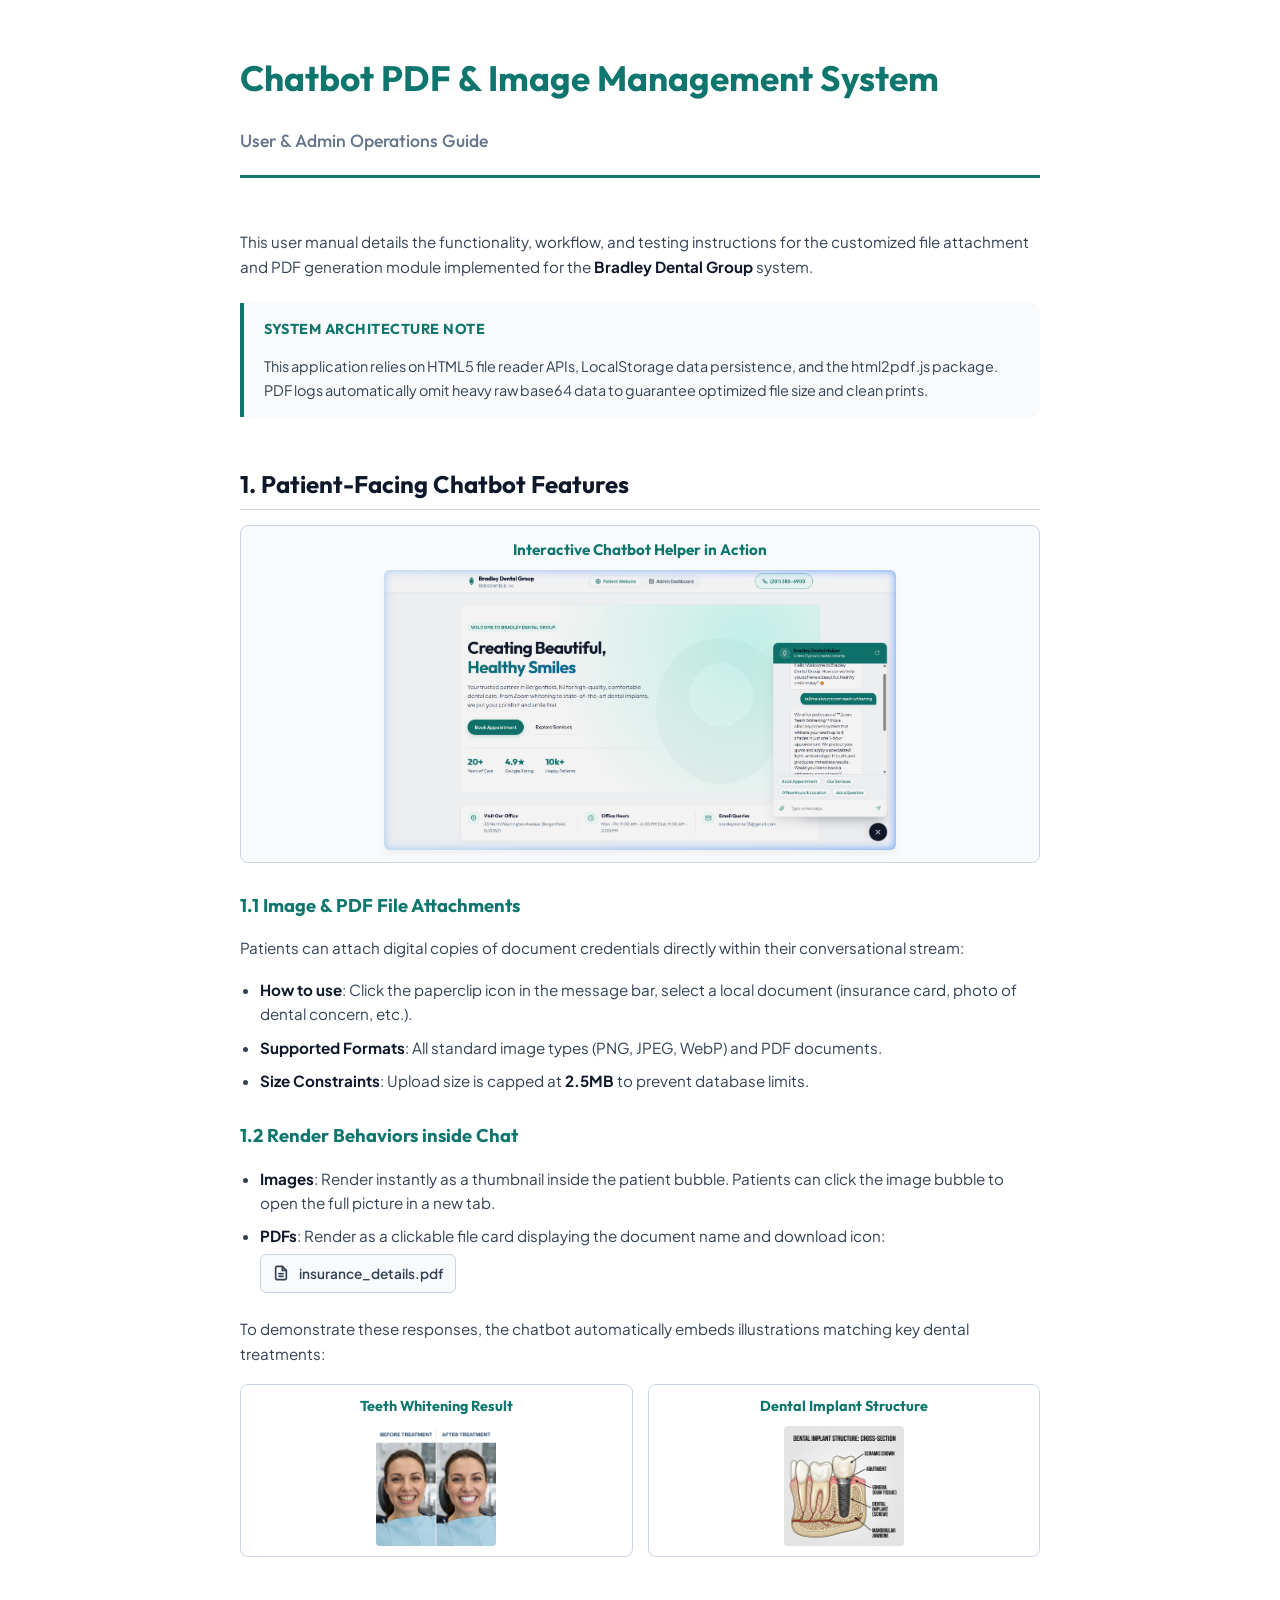
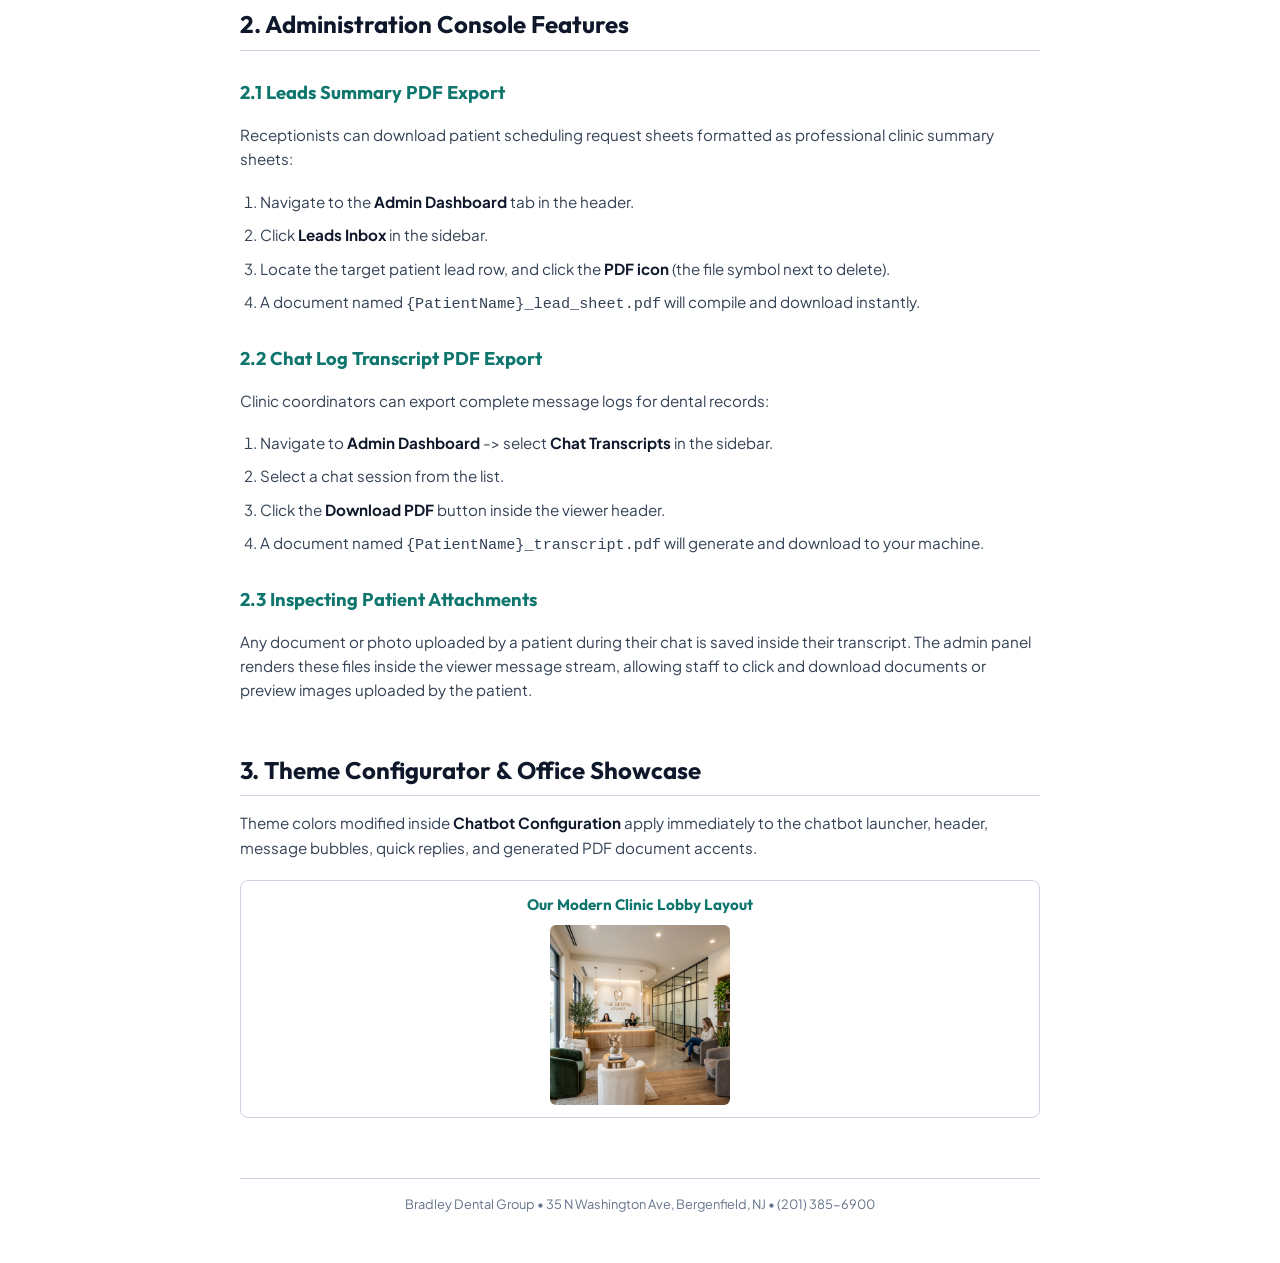
<file: user_guide.html>
<!DOCTYPE html>
<html lang="en">
<head>
  <meta charset="UTF-8">
  <meta name="viewport" content="width=device-width, initial-scale=1.0">
  <title>User Guide: Chatbot PDF & Image Management System</title>
  <link rel="preconnect" href="https://fonts.googleapis.com">
  <link rel="preconnect" href="https://fonts.gstatic.com" crossorigin>
  <link href="https://fonts.googleapis.com/css2?family=Outfit:wght@400;600;700;800&family=Plus+Jakarta+Sans:wght@400;500;600;700&display=swap" rel="stylesheet">
  <style>
    :root {
      --primary-color: #0f766e;
      --primary-light: #f0fdfa;
      --text-dark: #0f172a;
      --text-medium: #334155;
      --text-light: #64748b;
      --border-color: #cbd5e1;
      --bg-light: #f8fafc;
    }

    body {
      font-family: 'Plus Jakarta Sans', sans-serif;
      color: var(--text-medium);
      line-height: 1.6;
      padding: 50px;
      max-width: 800px;
      margin: 0 auto;
      background-color: #ffffff;
    }

    h1, h2, h3, h4 {
      font-family: 'Outfit', sans-serif;
      color: var(--text-dark);
      font-weight: 700;
      margin-top: 1.5em;
      margin-bottom: 0.5em;
    }

    h1 {
      font-size: 2.2rem;
      color: var(--primary-color);
      border-bottom: 3px solid var(--primary-color);
      padding-bottom: 12px;
      margin-top: 0;
      margin-bottom: 1.5em;
    }

    h2 {
      font-size: 1.5rem;
      border-bottom: 1.5px solid var(--border-color);
      padding-bottom: 6px;
      margin-top: 2em;
    }

    h3 {
      font-size: 1.15rem;
      color: var(--primary-color);
    }

    p {
      margin-bottom: 1.2em;
      font-size: 0.95rem;
    }

    ul, ol {
      margin-bottom: 1.5em;
      padding-left: 20px;
    }

    li {
      margin-bottom: 0.6em;
      font-size: 0.95rem;
    }

    strong {
      color: var(--text-dark);
    }

    .badge {
      display: inline-block;
      background-color: var(--primary-light);
      color: var(--primary-color);
      font-weight: 700;
      font-size: 0.75rem;
      padding: 3px 8px;
      border-radius: 4px;
      text-transform: uppercase;
      letter-spacing: 0.5px;
    }

    .alert {
      background-color: var(--bg-light);
      border-left: 4px solid var(--primary-color);
      padding: 15px 20px;
      border-radius: 0 8px 8px 0;
      margin: 1.5em 0;
    }

    .alert-title {
      font-family: 'Outfit', sans-serif;
      font-weight: 700;
      color: var(--primary-color);
      margin-bottom: 6px;
      font-size: 0.9rem;
      text-transform: uppercase;
      letter-spacing: 0.5px;
    }

    .alert p {
      margin-bottom: 0;
      font-size: 0.9rem;
    }

    .doc-preview {
      display: inline-flex;
      align-items: center;
      gap: 10px;
      padding: 8px 12px;
      background: var(--bg-light);
      border: 1px solid var(--border-color);
      border-radius: 6px;
      font-size: 0.85rem;
      font-weight: 600;
      margin-top: 5px;
    }

    /* Print styles */
    @media print {
      body {
        padding: 20px;
      }
      .no-print {
        display: none;
      }
      .page-break {
        page-break-before: always;
      }
    }
  </style>
</head>
<body>

  <h1>Chatbot PDF & Image Management System<br><span style="font-size: 1.1rem; color: var(--text-light); font-weight: 500;">User & Admin Operations Guide</span></h1>

  <p>This user manual details the functionality, workflow, and testing instructions for the customized file attachment and PDF generation module implemented for the <strong>Bradley Dental Group</strong> system.</p>

  <div class="alert">
    <div class="alert-title">System Architecture Note</div>
    <p>This application relies on HTML5 file reader APIs, LocalStorage data persistence, and the html2pdf.js package. PDF logs automatically omit heavy raw base64 data to guarantee optimized file size and clean prints.</p>
  </div>

  <h2>1. Patient-Facing Chatbot Features</h2>
  
  <div style="text-align: center; margin-top: 15px; margin-bottom: 25px; border: 1px solid var(--border-color); padding: 12px; border-radius: 8px; background: var(--bg-light);">
    <h4 style="margin-top: 0; font-size: 0.95rem; color: var(--primary-color); margin-bottom: 8px; font-family: Outfit, sans-serif;">Interactive Chatbot Helper in Action</h4>
    <img src="assets/chat_in_use.png" style="max-width: 100%; max-height: 280px; border-radius: 6px; display: block; margin: 0 auto; box-shadow: 0 4px 8px rgba(0,0,0,0.05);" alt="Chatbot Interface Usage">
  </div>

  <h3>1.1 Image & PDF File Attachments</h3>
  <p>Patients can attach digital copies of document credentials directly within their conversational stream:</p>
  <ul>
    <li><strong>How to use</strong>: Click the paperclip icon in the message bar, select a local document (insurance card, photo of dental concern, etc.).</li>
    <li><strong>Supported Formats</strong>: All standard image types (PNG, JPEG, WebP) and PDF documents.</li>
    <li><strong>Size Constraints</strong>: Upload size is capped at <strong>2.5MB</strong> to prevent database limits.</li>
  </ul>

  <h3>1.2 Render Behaviors inside Chat</h3>
  <ul>
    <li><strong>Images</strong>: Render instantly as a thumbnail inside the patient bubble. Patients can click the image bubble to open the full picture in a new tab.</li>
    <li><strong>PDFs</strong>: Render as a clickable file card displaying the document name and download icon:
      <br>
      <div class="doc-preview">
        <svg width="16" height="16" viewBox="0 0 24 24" fill="none" stroke="currentColor" stroke-width="2.5"><path d="M14 2H6a2 2 0 0 0-2 2v16a2 2 0 0 0 2 2h12a2 2 0 0 0 2-2V8z"></path><polyline points="14 2 14 8 20 8"></polyline><line x1="16" y1="13" x2="8" y2="13"></line><line x1="16" y1="17" x2="8" y2="17"></line></svg>
        insurance_details.pdf
      </div>
    </li>
  </ul>

  <p>To demonstrate these responses, the chatbot automatically embeds illustrations matching key dental treatments:</p>
  <div style="display: flex; gap: 15px; margin-top: 15px; justify-content: space-between;">
    <div style="flex: 1; border: 1px solid var(--border-color); padding: 10px; border-radius: 8px; text-align: center;">
      <h4 style="margin-top: 0; font-size: 0.9rem; color: var(--primary-color); margin-bottom: 8px;">Teeth Whitening Result</h4>
      <img src="assets/whitening_result.png" style="max-width: 100%; border-radius: 4px; height: 120px; object-fit: cover; display: block; margin: 0 auto;" alt="Whitening Comparison">
    </div>
    <div style="flex: 1; border: 1px solid var(--border-color); padding: 10px; border-radius: 8px; text-align: center;">
      <h4 style="margin-top: 0; font-size: 0.9rem; color: var(--primary-color); margin-bottom: 8px;">Dental Implant Structure</h4>
      <img src="assets/dental_implants.png" style="max-width: 100%; border-radius: 4px; height: 120px; object-fit: cover; display: block; margin: 0 auto;" alt="Implant Anatomy">
    </div>
  </div>

  <div class="page-break"></div>

  <h2>2. Administration Console Features</h2>

  <h3>2.1 Leads Summary PDF Export</h3>
  <p>Receptionists can download patient scheduling request sheets formatted as professional clinic summary sheets:</p>
  <ol>
    <li>Navigate to the <strong>Admin Dashboard</strong> tab in the header.</li>
    <li>Click <strong>Leads Inbox</strong> in the sidebar.</li>
    <li>Locate the target patient lead row, and click the <strong>PDF icon</strong> (the file symbol next to delete).</li>
    <li>A document named <code>{PatientName}_lead_sheet.pdf</code> will compile and download instantly.</li>
  </ol>

  <h3>2.2 Chat Log Transcript PDF Export</h3>
  <p>Clinic coordinators can export complete message logs for dental records:</p>
  <ol>
    <li>Navigate to <strong>Admin Dashboard</strong> -> select <strong>Chat Transcripts</strong> in the sidebar.</li>
    <li>Select a chat session from the list.</li>
    <li>Click the <strong>Download PDF</strong> button inside the viewer header.</li>
    <li>A document named <code>{PatientName}_transcript.pdf</code> will generate and download to your machine.</li>
  </ol>

  <h3>2.3 Inspecting Patient Attachments</h3>
  <p>Any document or photo uploaded by a patient during their chat is saved inside their transcript. The admin panel renders these files inside the viewer message stream, allowing staff to click and download documents or preview images uploaded by the patient.</p>

  <h2>3. Theme Configurator & Office Showcase</h2>
  <p>Theme colors modified inside <strong>Chatbot Configuration</strong> apply immediately to the chatbot launcher, header, message bubbles, quick replies, and generated PDF document accents.</p>
  
  <div style="text-align: center; margin-top: 20px; border: 1px solid var(--border-color); padding: 12px; border-radius: 8px;">
    <h4 style="margin-top: 0; font-size: 0.95rem; color: var(--primary-color); margin-bottom: 8px;">Our Modern Clinic Lobby Layout</h4>
    <img src="assets/clinic_lobby.png" style="max-width: 100%; max-height: 180px; border-radius: 6px; display: block; margin: 0 auto;" alt="Clinic Lobby">
  </div>

  <div style="margin-top: 60px; border-top: 1px solid var(--border-color); padding-top: 15px; text-align: center; font-size: 0.8rem; color: var(--text-light);">
    Bradley Dental Group &bull; 35 N Washington Ave, Bergenfield, NJ &bull; (201) 385-6900
  </div>

</body>
</html>
</file>
